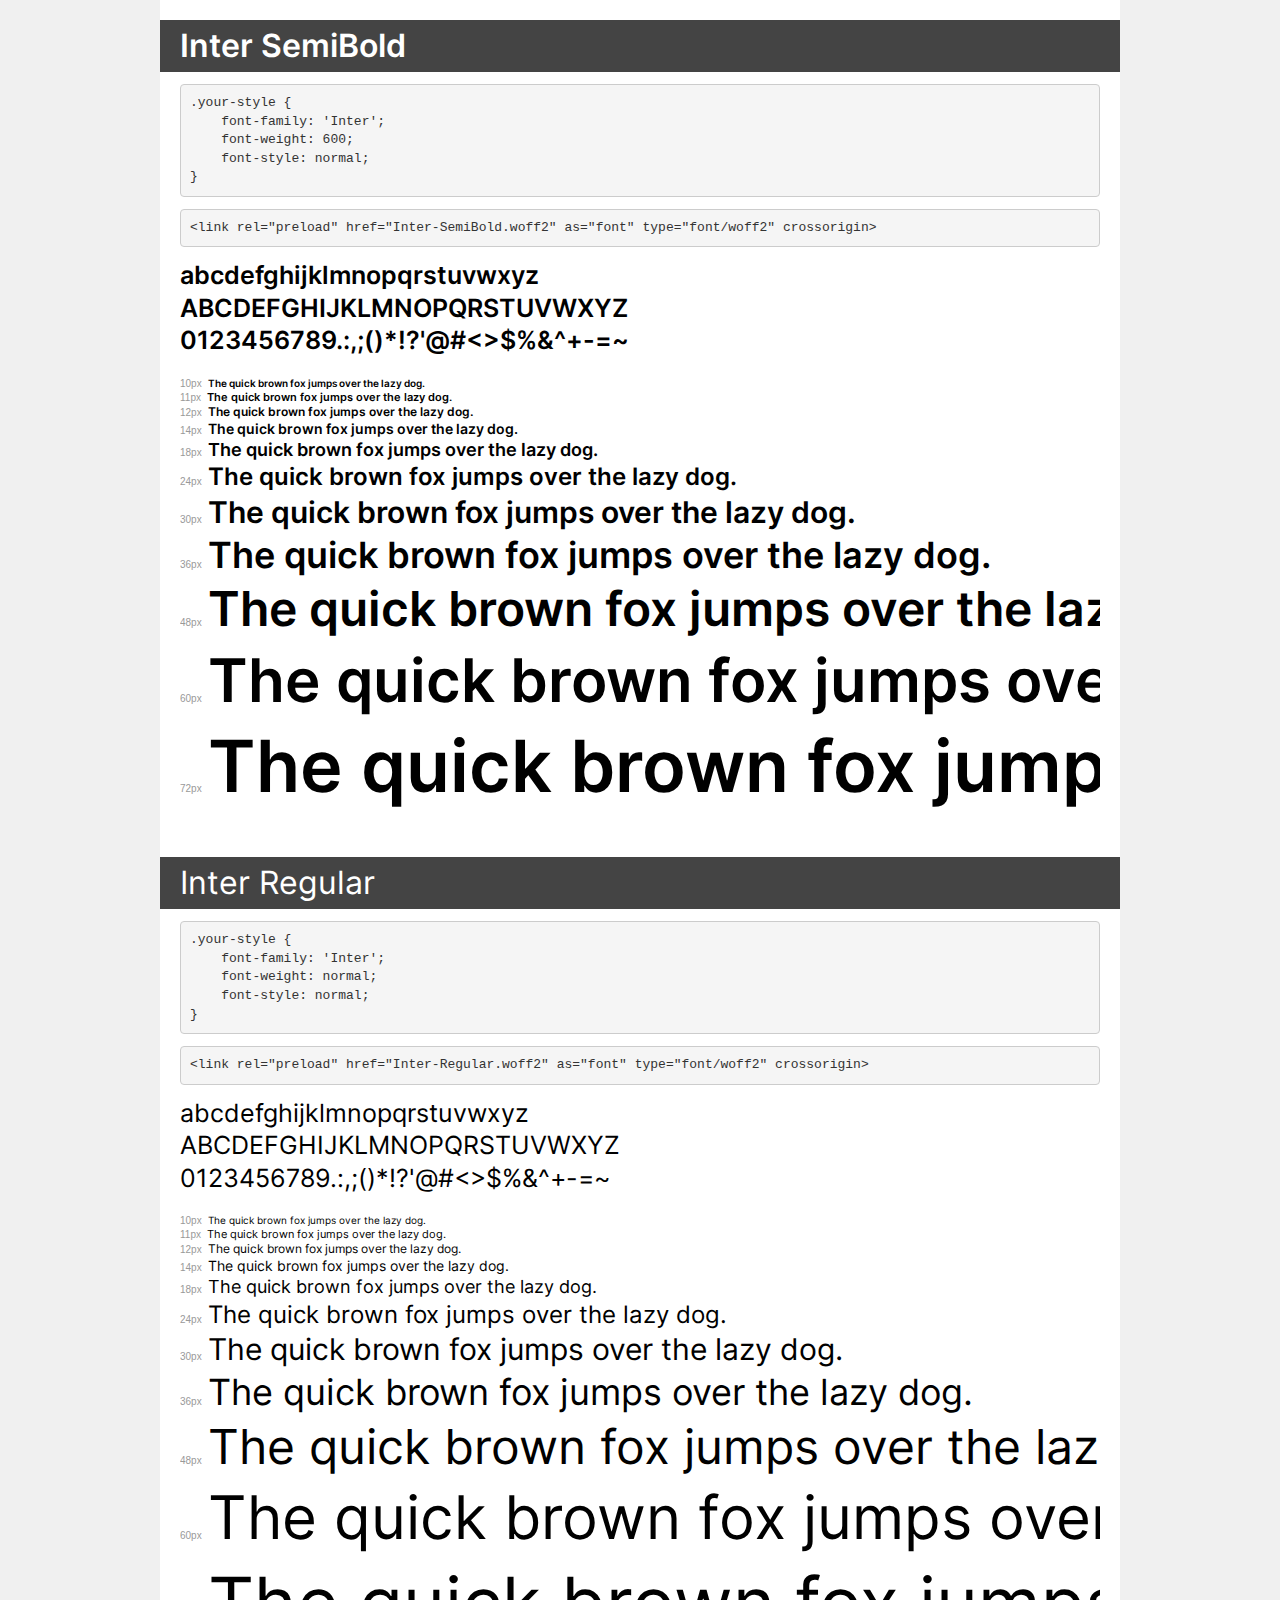
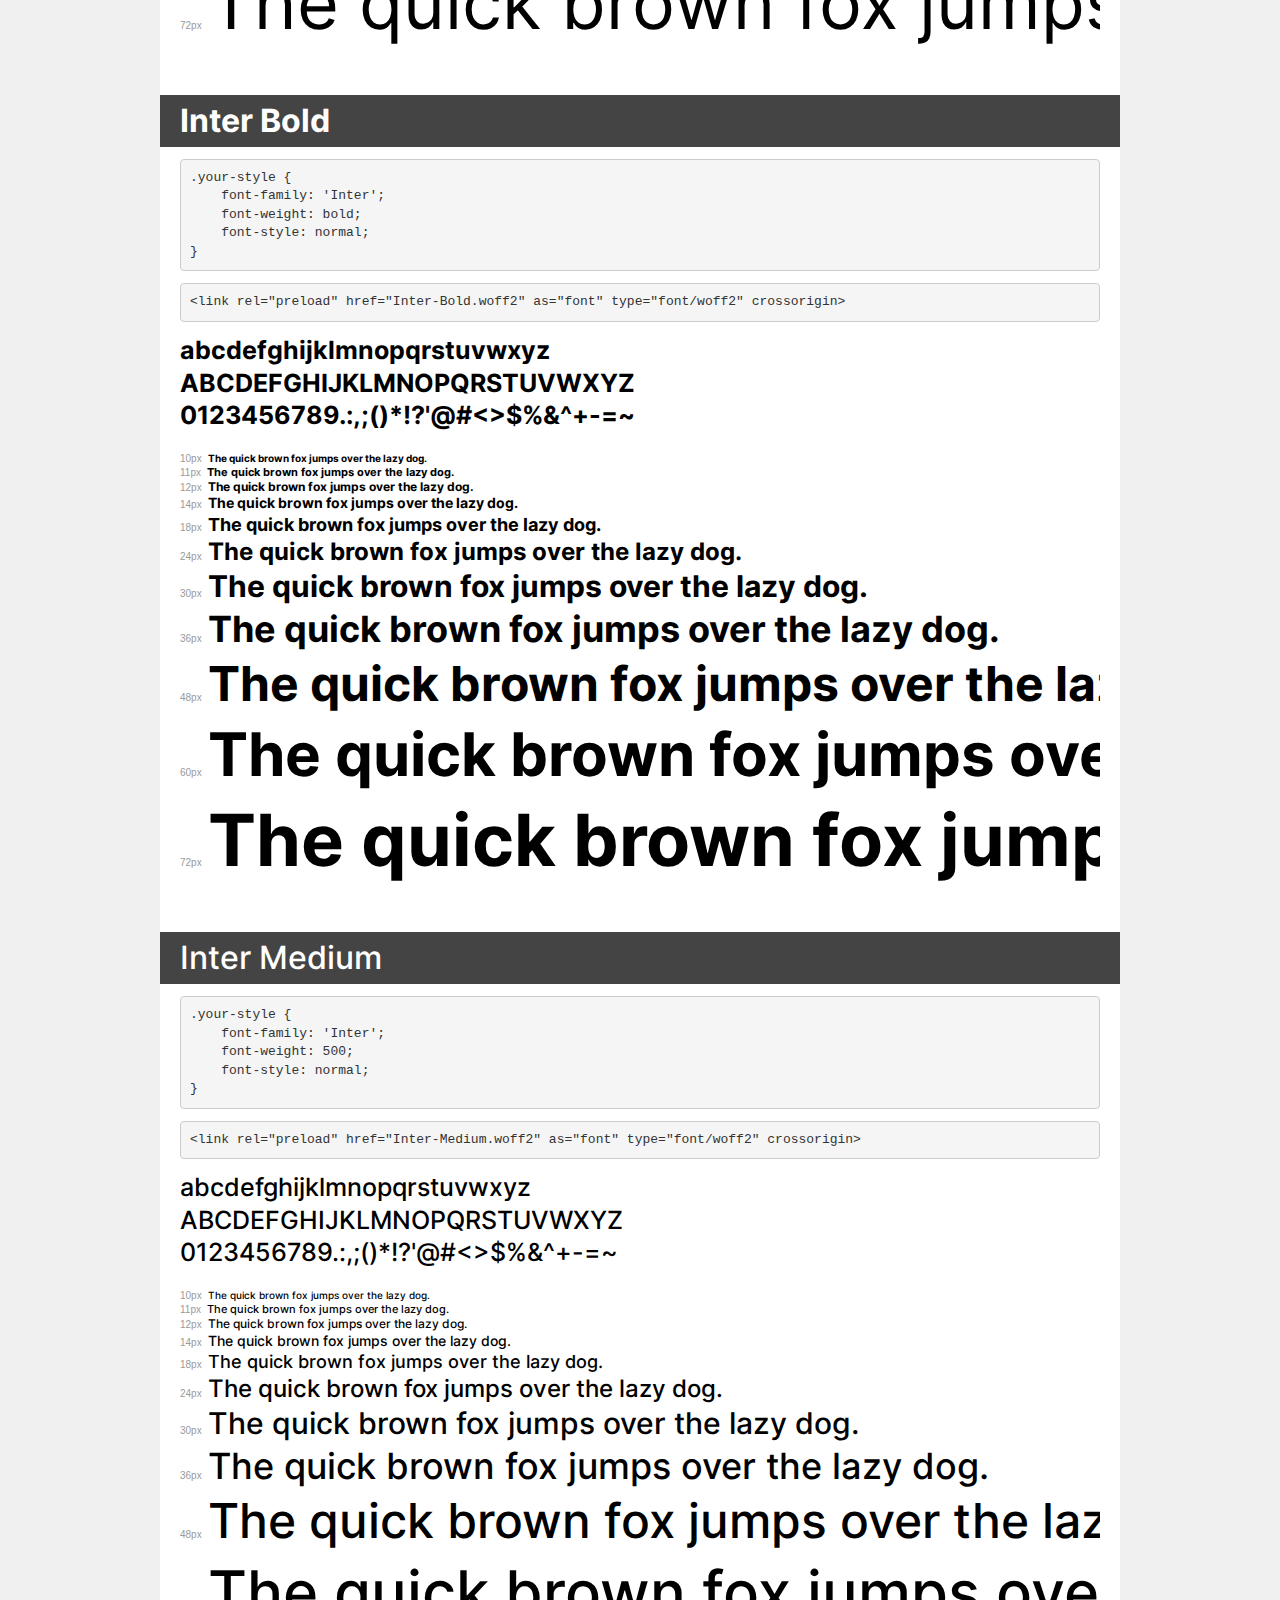
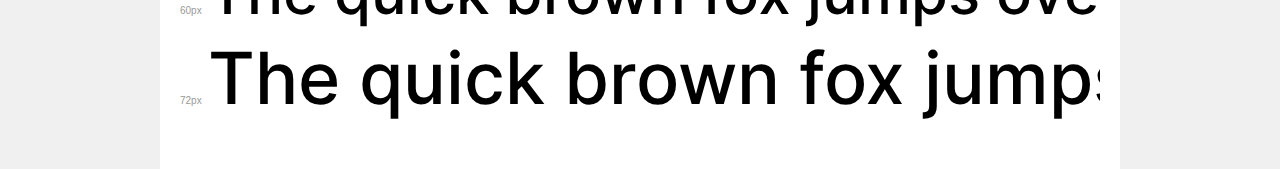
<file: fonts/demo.html>
<!DOCTYPE html>
<html lang="en">
<head>
    <meta charset="utf-8">
    <meta http-equiv="X-UA-Compatible" content="IE=edge">
    <meta name="viewport" content="width=device-width, initial-scale=1">
    <meta name="robots" content="noindex, noarchive">
    <meta name="format-detection" content="telephone=no">
    <title>Transfonter demo</title>
    <link href="stylesheet.css" rel="stylesheet">
    <style>
        /*
        http://meyerweb.com/eric/tools/css/reset/
        v2.0 | 20110126
        License: none (public domain)
        */
        html, body, div, span, applet, object, iframe,
        h1, h2, h3, h4, h5, h6, p, blockquote, pre,
        a, abbr, acronym, address, big, cite, code,
        del, dfn, em, img, ins, kbd, q, s, samp,
        small, strike, strong, sub, sup, tt, var,
        b, u, i, center,
        dl, dt, dd, ol, ul, li,
        fieldset, form, label, legend,
        table, caption, tbody, tfoot, thead, tr, th, td,
        article, aside, canvas, details, embed,
        figure, figcaption, footer, header, hgroup,
        menu, nav, output, ruby, section, summary,
        time, mark, audio, video {
            margin: 0;
            padding: 0;
            border: 0;
            font-size: 100%;
            font: inherit;
            vertical-align: baseline;
        }
        /* HTML5 display-role reset for older browsers */
        article, aside, details, figcaption, figure,
        footer, header, hgroup, menu, nav, section {
            display: block;
        }
        body {
            line-height: 1;
        }
        ol, ul {
            list-style: none;
        }
        blockquote, q {
            quotes: none;
        }
        blockquote:before, blockquote:after,
        q:before, q:after {
            content: '';
            content: none;
        }
        table {
            border-collapse: collapse;
            border-spacing: 0;
        }
        /* demo styles */
        body {
            background: #f0f0f0;
            color: #000;
        }
        .page {
            background: #fff;
            width: 920px;
            margin: 0 auto;
            padding: 20px 20px 0 20px;
            overflow: hidden;
        }
        .font-container {
            overflow-x: auto;
            overflow-y: hidden;
            margin-bottom: 40px;
            line-height: 1.3;
            white-space: nowrap;
            padding-bottom: 5px;
        }
        h1 {
            position: relative;
            background: #444;
            font-size: 32px;
            color: #fff;
            padding: 10px 20px;
            margin: 0 -20px 12px -20px;
        }
        .letters {
            font-size: 25px;
            margin-bottom: 20px;
        }
        .s10:before {
            content: '10px';
        }
        .s11:before {
            content: '11px';
        }
        .s12:before {
            content: '12px';
        }
        .s14:before {
            content: '14px';
        }
        .s18:before {
            content: '18px';
        }
        .s24:before {
            content: '24px';
        }
        .s30:before {
            content: '30px';
        }
        .s36:before {
            content: '36px';
        }
        .s48:before {
            content: '48px';
        }
        .s60:before {
            content: '60px';
        }
        .s72:before {
            content: '72px';
        }
        .s10:before, .s11:before, .s12:before, .s14:before,
        .s18:before, .s24:before, .s30:before, .s36:before,
        .s48:before, .s60:before, .s72:before {
            font-family: Arial, sans-serif;
            font-size: 10px;
            font-weight: normal;
            font-style: normal;
            color: #999;
            padding-right: 6px;
        }
        pre {
            display: block;
            padding: 9px;
            margin: 0 0 12px;
            font-family: Monaco, Menlo, Consolas, "Courier New", monospace;
            font-size: 13px;
            line-height: 1.428571429;
            color: #333;
            font-weight: normal;
            font-style: normal;
            background-color: #f5f5f5;
            border: 1px solid #ccc;
            overflow-x: auto;
            border-radius: 4px;
        }
        /* responsive */
        @media (max-width: 959px) {
            .page {
                width: auto;
                margin: 0;
            }
        }
    </style>
</head>
<body>
<div class="page">
    <div class="demo">
        <h1 style="font-family: 'Inter'; font-weight: 600; font-style: normal;">Inter SemiBold</h1>
        <pre title="Usage">.your-style {
    font-family: 'Inter';
    font-weight: 600;
    font-style: normal;
}</pre>
        <pre title="Preload (optional)">
&lt;link rel=&quot;preload&quot; href=&quot;Inter-SemiBold.woff2&quot; as=&quot;font&quot; type=&quot;font/woff2&quot; crossorigin&gt;</pre>
        <div class="font-container" style="font-family: 'Inter'; font-weight: 600; font-style: normal;">
            <p class="letters">
                abcdefghijklmnopqrstuvwxyz<br>
ABCDEFGHIJKLMNOPQRSTUVWXYZ<br>
                0123456789.:,;()*!?'@#&lt;&gt;$%&^+-=~
            </p>
            <p class="s10" style="font-size: 10px;">The quick brown fox jumps over the lazy dog.</p>
            <p class="s11" style="font-size: 11px;">The quick brown fox jumps over the lazy dog.</p>
            <p class="s12" style="font-size: 12px;">The quick brown fox jumps over the lazy dog.</p>
            <p class="s14" style="font-size: 14px;">The quick brown fox jumps over the lazy dog.</p>
            <p class="s18" style="font-size: 18px;">The quick brown fox jumps over the lazy dog.</p>
            <p class="s24" style="font-size: 24px;">The quick brown fox jumps over the lazy dog.</p>
            <p class="s30" style="font-size: 30px;">The quick brown fox jumps over the lazy dog.</p>
            <p class="s36" style="font-size: 36px;">The quick brown fox jumps over the lazy dog.</p>
            <p class="s48" style="font-size: 48px;">The quick brown fox jumps over the lazy dog.</p>
            <p class="s60" style="font-size: 60px;">The quick brown fox jumps over the lazy dog.</p>
            <p class="s72" style="font-size: 72px;">The quick brown fox jumps over the lazy dog.</p>
        </div>
    </div>

    <div class="demo">
        <h1 style="font-family: 'Inter'; font-weight: normal; font-style: normal;">Inter Regular</h1>
        <pre title="Usage">.your-style {
    font-family: 'Inter';
    font-weight: normal;
    font-style: normal;
}</pre>
        <pre title="Preload (optional)">
&lt;link rel=&quot;preload&quot; href=&quot;Inter-Regular.woff2&quot; as=&quot;font&quot; type=&quot;font/woff2&quot; crossorigin&gt;</pre>
        <div class="font-container" style="font-family: 'Inter'; font-weight: normal; font-style: normal;">
            <p class="letters">
                abcdefghijklmnopqrstuvwxyz<br>
ABCDEFGHIJKLMNOPQRSTUVWXYZ<br>
                0123456789.:,;()*!?'@#&lt;&gt;$%&^+-=~
            </p>
            <p class="s10" style="font-size: 10px;">The quick brown fox jumps over the lazy dog.</p>
            <p class="s11" style="font-size: 11px;">The quick brown fox jumps over the lazy dog.</p>
            <p class="s12" style="font-size: 12px;">The quick brown fox jumps over the lazy dog.</p>
            <p class="s14" style="font-size: 14px;">The quick brown fox jumps over the lazy dog.</p>
            <p class="s18" style="font-size: 18px;">The quick brown fox jumps over the lazy dog.</p>
            <p class="s24" style="font-size: 24px;">The quick brown fox jumps over the lazy dog.</p>
            <p class="s30" style="font-size: 30px;">The quick brown fox jumps over the lazy dog.</p>
            <p class="s36" style="font-size: 36px;">The quick brown fox jumps over the lazy dog.</p>
            <p class="s48" style="font-size: 48px;">The quick brown fox jumps over the lazy dog.</p>
            <p class="s60" style="font-size: 60px;">The quick brown fox jumps over the lazy dog.</p>
            <p class="s72" style="font-size: 72px;">The quick brown fox jumps over the lazy dog.</p>
        </div>
    </div>

    <div class="demo">
        <h1 style="font-family: 'Inter'; font-weight: bold; font-style: normal;">Inter Bold</h1>
        <pre title="Usage">.your-style {
    font-family: 'Inter';
    font-weight: bold;
    font-style: normal;
}</pre>
        <pre title="Preload (optional)">
&lt;link rel=&quot;preload&quot; href=&quot;Inter-Bold.woff2&quot; as=&quot;font&quot; type=&quot;font/woff2&quot; crossorigin&gt;</pre>
        <div class="font-container" style="font-family: 'Inter'; font-weight: bold; font-style: normal;">
            <p class="letters">
                abcdefghijklmnopqrstuvwxyz<br>
ABCDEFGHIJKLMNOPQRSTUVWXYZ<br>
                0123456789.:,;()*!?'@#&lt;&gt;$%&^+-=~
            </p>
            <p class="s10" style="font-size: 10px;">The quick brown fox jumps over the lazy dog.</p>
            <p class="s11" style="font-size: 11px;">The quick brown fox jumps over the lazy dog.</p>
            <p class="s12" style="font-size: 12px;">The quick brown fox jumps over the lazy dog.</p>
            <p class="s14" style="font-size: 14px;">The quick brown fox jumps over the lazy dog.</p>
            <p class="s18" style="font-size: 18px;">The quick brown fox jumps over the lazy dog.</p>
            <p class="s24" style="font-size: 24px;">The quick brown fox jumps over the lazy dog.</p>
            <p class="s30" style="font-size: 30px;">The quick brown fox jumps over the lazy dog.</p>
            <p class="s36" style="font-size: 36px;">The quick brown fox jumps over the lazy dog.</p>
            <p class="s48" style="font-size: 48px;">The quick brown fox jumps over the lazy dog.</p>
            <p class="s60" style="font-size: 60px;">The quick brown fox jumps over the lazy dog.</p>
            <p class="s72" style="font-size: 72px;">The quick brown fox jumps over the lazy dog.</p>
        </div>
    </div>

    <div class="demo">
        <h1 style="font-family: 'Inter'; font-weight: 500; font-style: normal;">Inter Medium</h1>
        <pre title="Usage">.your-style {
    font-family: 'Inter';
    font-weight: 500;
    font-style: normal;
}</pre>
        <pre title="Preload (optional)">
&lt;link rel=&quot;preload&quot; href=&quot;Inter-Medium.woff2&quot; as=&quot;font&quot; type=&quot;font/woff2&quot; crossorigin&gt;</pre>
        <div class="font-container" style="font-family: 'Inter'; font-weight: 500; font-style: normal;">
            <p class="letters">
                abcdefghijklmnopqrstuvwxyz<br>
ABCDEFGHIJKLMNOPQRSTUVWXYZ<br>
                0123456789.:,;()*!?'@#&lt;&gt;$%&^+-=~
            </p>
            <p class="s10" style="font-size: 10px;">The quick brown fox jumps over the lazy dog.</p>
            <p class="s11" style="font-size: 11px;">The quick brown fox jumps over the lazy dog.</p>
            <p class="s12" style="font-size: 12px;">The quick brown fox jumps over the lazy dog.</p>
            <p class="s14" style="font-size: 14px;">The quick brown fox jumps over the lazy dog.</p>
            <p class="s18" style="font-size: 18px;">The quick brown fox jumps over the lazy dog.</p>
            <p class="s24" style="font-size: 24px;">The quick brown fox jumps over the lazy dog.</p>
            <p class="s30" style="font-size: 30px;">The quick brown fox jumps over the lazy dog.</p>
            <p class="s36" style="font-size: 36px;">The quick brown fox jumps over the lazy dog.</p>
            <p class="s48" style="font-size: 48px;">The quick brown fox jumps over the lazy dog.</p>
            <p class="s60" style="font-size: 60px;">The quick brown fox jumps over the lazy dog.</p>
            <p class="s72" style="font-size: 72px;">The quick brown fox jumps over the lazy dog.</p>
        </div>
    </div>

</div>
</body>
</html>
</file>
<file: fonts/stylesheet.css>
@font-face {
    font-family: 'Inter';
    src: url('Inter-SemiBold.eot');
    src: url('Inter-SemiBold.eot?#iefix') format('embedded-opentype'),
        url('Inter-SemiBold.woff2') format('woff2'),
        url('Inter-SemiBold.woff') format('woff'),
        url('Inter-SemiBold.ttf') format('truetype');
    font-weight: 600;
    font-style: normal;
    font-display: swap;
}

@font-face {
    font-family: 'Inter';
    src: url('Inter-Regular.eot');
    src: url('Inter-Regular.eot?#iefix') format('embedded-opentype'),
        url('Inter-Regular.woff2') format('woff2'),
        url('Inter-Regular.woff') format('woff'),
        url('Inter-Regular.ttf') format('truetype');
    font-weight: normal;
    font-style: normal;
    font-display: swap;
}

@font-face {
    font-family: 'Inter';
    src: url('Inter-Bold.eot');
    src: url('Inter-Bold.eot?#iefix') format('embedded-opentype'),
        url('Inter-Bold.woff2') format('woff2'),
        url('Inter-Bold.woff') format('woff'),
        url('Inter-Bold.ttf') format('truetype');
    font-weight: bold;
    font-style: normal;
    font-display: swap;
}

@font-face {
    font-family: 'Inter';
    src: url('Inter-Medium.eot');
    src: url('Inter-Medium.eot?#iefix') format('embedded-opentype'),
        url('Inter-Medium.woff2') format('woff2'),
        url('Inter-Medium.woff') format('woff'),
        url('Inter-Medium.ttf') format('truetype');
    font-weight: 500;
    font-style: normal;
    font-display: swap;
}
</file>
